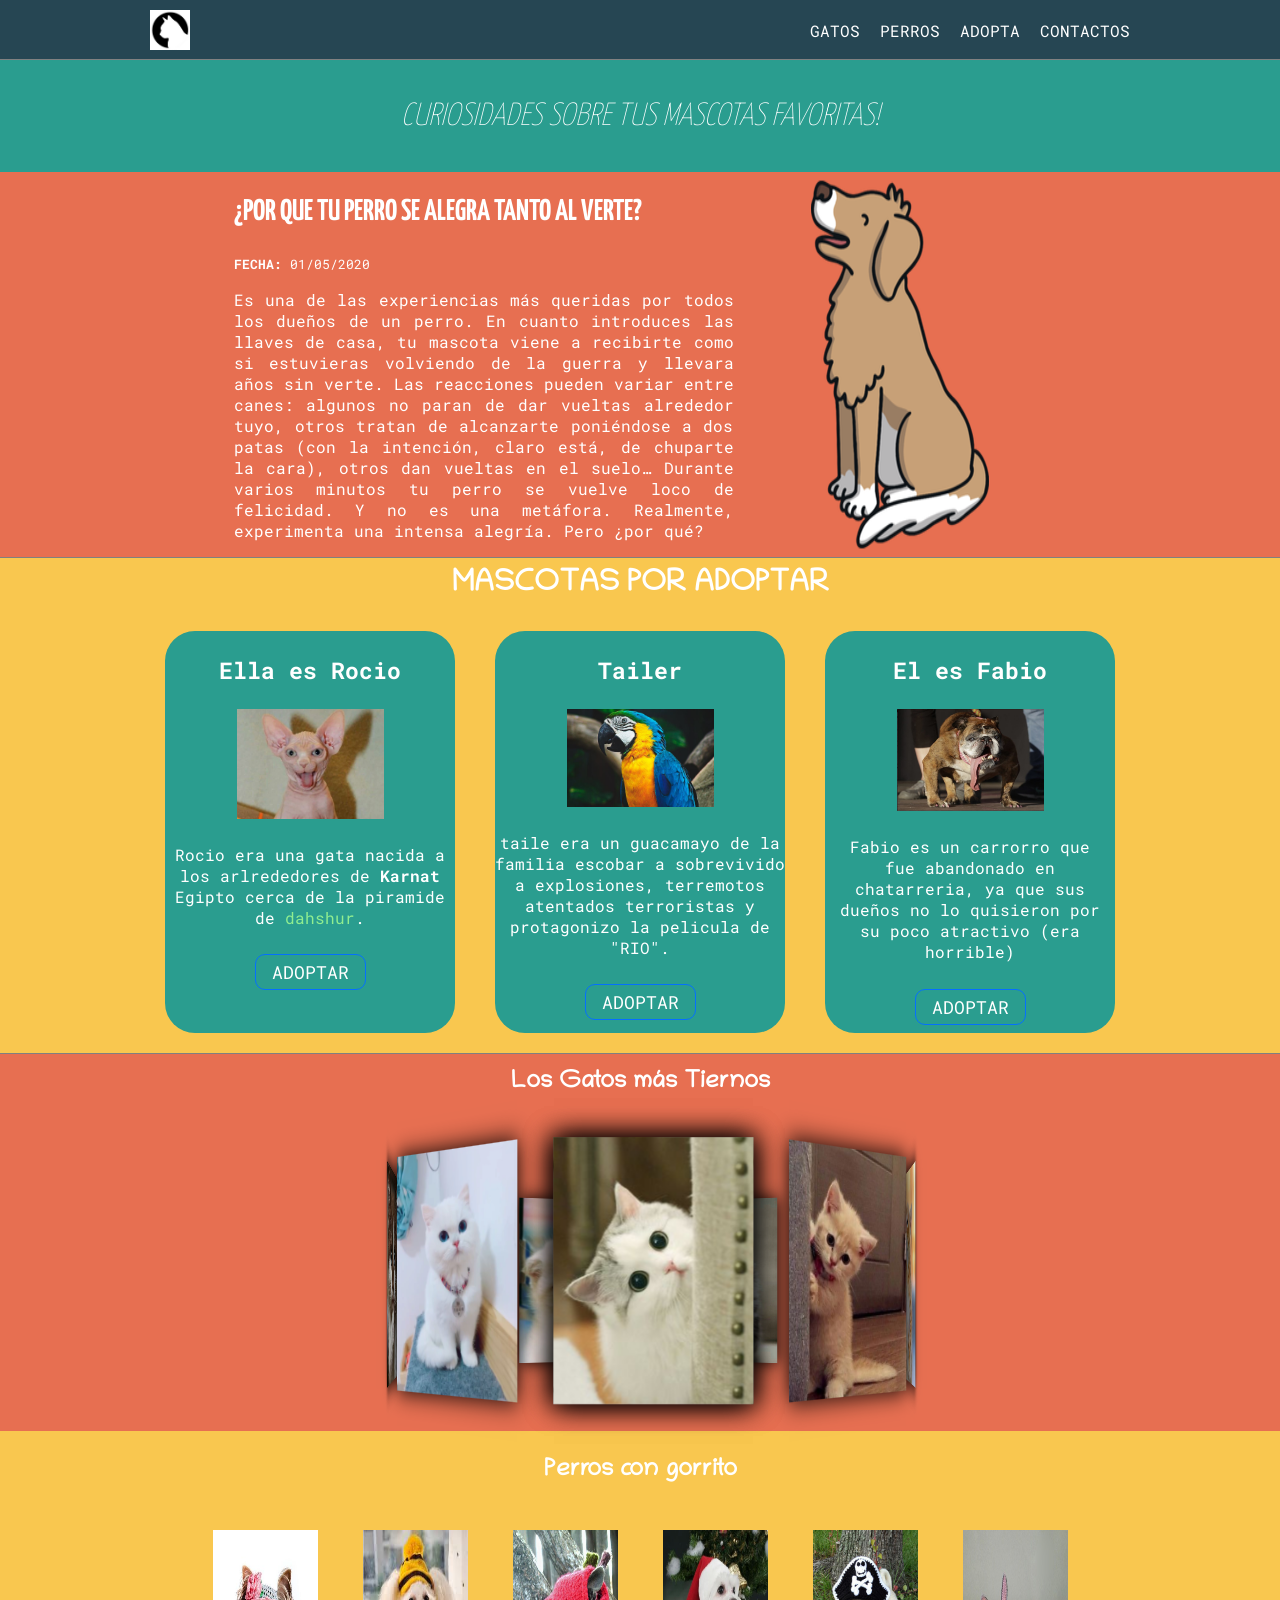
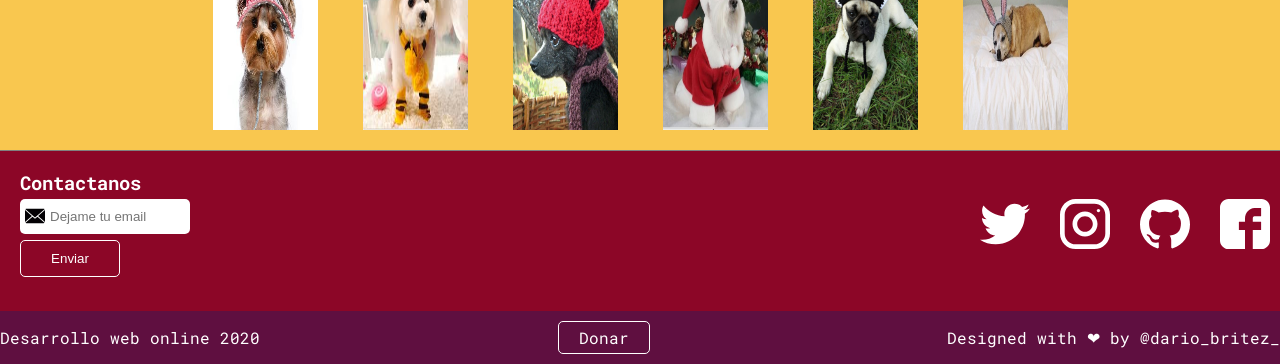
<file: index.html>
<!DOCTYPE html>
<html lang="es">
  <head>
  <meta charset="UTF-8">
  <meta name="viewport" content="width=device-width, initial-scale=1">
  <link href="https://fonts.googleapis.com/css2?family=Fjalla+One&family=Source+Sans+Pro&display=swap" rel="stylesheet">
  <link href="https://fonts.googleapis.com/css2?family=Chilanka&family=Noto+Sans+KR&display=swap" rel="stylesheet">
  <link href="https://fonts.googleapis.com/css2?family=Roboto+Mono&family=Yanone+Kaffeesatz:wght@700&display=swap" rel="stylesheet"> 
  <link rel="stylesheet" href="estilos.css">
  <!-- <link rel="stylesheet" href="media.css" media="screen and (max-width:768px)"> -->
  <link rel="icon" type="image/svg" "stylesheet" href="imagenes\gatoPortada.svg">
  <title>Mascotas</title>
  </head>
  <body>
    <i class="icon-menus burger" onclick="desplegar()"></i>
    <header class="header" id="index.html">
        <div class="container">
          <figure class="logo-imageContainer">
            <a href="">
              <img class="logo" src="imagenes\logoCat.jpg" href= "index.html" alt="aqui va el logo pero tu internet no sirve v:" >
            </a>
           </figure>
             <nav class="menu">
               <ol>
                 <li>
                   <a class="link" href="#gatos">Gatos</a>
                 </li>
                 <li>
                   <a class="link" href="#perros">Perros</a>
                   <li>
                     <a class="link" href="#adoptar">Adopta</a>
                   </li>
                  </li>
                  <li>
                    <a class="link" href="#contacto">Contactos</a>
                  </li>
                </ol>
             </nav>
        </div>
      </header>

        <section class="hero">
        <div class="container-1">
          <h1>
             Curiosidades sobre tus Mascotas Favoritas!
            </h1>
          </section>
        </div>

       <section id="dog-fine" class="dog-fine">
         <div class="container">
           <article class="contenedorDeHero">
             <div class="text-dogFine">
               <div class="subdate">
                 <h2 class="dog-title">
               ¿Por que tu perro se alegra tanto al verte?
                 </h2>
                 <p class="dog-date">
                 <small><strong>FECHA:</strong> 01/05/2020</small>
               </div>
                </p>
                 <p class="dog-text">
                   Es una de las experiencias más queridas por todos los dueños de un perro.
                    En cuanto introduces las llaves de casa, tu mascota viene a recibirte 
                    como si estuvieras volviendo de la guerra y llevara años sin verte. 
                    Las reacciones pueden variar entre canes: algunos no paran de dar 
                    vueltas alrededor tuyo, otros tratan de alcanzarte poniéndose a dos
                     patas (con la intención, claro está, de chuparte la cara), otros dan 
                     vueltas en el suelo… Durante varios minutos tu perro se vuelve loco 
                     de felicidad. Y no es una metáfora. Realmente, experimenta una intensa 
                     alegría. Pero ¿por qué?
                </p>
               </div>
             <figure class="fine-imageContainer">
                 <img class="fine-image" src="imagenes/perro.png" alt="perro">
             </figure>
       </article>
         </div>
  </section> 

       <section id="adoptar" class="adoptar">
        <div class="container">
          <h2 class="adoptar-title">
            Mascotas por adoptar
          </h2>
          <div class="container">
          </div>
        <div class="flexbox">
          
          <div class="box">
            <article class="rocio">
              <h3 class="subtitulo-rocio">
                <center>Ella es Rocio</center> 
              </h3>
              <figure class="rocio-imageConteiner">
                <img class="rocio-image" src="imagenes/gato.jpg" alt="gato feo">
              </figure>
              <p class="description-rocio">
                  Rocio era una gata nacida a los arlrededores de <strong>Karnat</strong> Egipto cerca de la piramide de <a class="wiki" href="https://es.wikipedia.org/wiki/Dahshur" target="_blank">dahshur</a>.
                </p>
              <div class="boton">
                  <a class="url" href="C:\Users\dario\Desktop\pagina web\te-la-creiste-we.html">ADOPTAR</a>
                  </div>
            </article>
          </div>
          <div class="box">
            <article class="tailer">
              <h3 class="tailer-title">
                <center>Tailer</center>
              </h3>
              <figure class="tailer-imageConteiner">
               <img class="tailer-image" src="imagenes/guacamayo.jpg" alt="guacamayo">
              </figure>
              <p class="description-tailer">
                taile era un guacamayo de la familia escobar a sobrevivido  a explosiones, terremotos atentados terroristas y protagonizo la pelicula de "RIO". 
              </p>
              <div class="boton">
                <a class="url" href="C:\Users\dario\Desktop\pagina web\te-la-creiste-we.html">ADOPTAR</a>
              </article>
              </div>
              <div class="box">
                <article class="fabio">
                  <h3 class="subtitulo-fabio">
                    <center>El es Fabio</center>
                  </h3>
                  <figure class="fabio-imageConteiner">
                    <img class="fabio-image" src="imagenes/fabio.jpg" alt="imagen de un perro feo">
                  </figure>
                  <p class="description-fabio">Fabio es un carrorro que fue abandonado en chatarreria, ya que sus dueños no lo quisieron por su poco atractivo (era horrible)</p>
                  <div class="boton">
                    <a class="url" href="C:\Users\dario\Desktop\pagina web\te-la-creiste-we.html">ADOPTAR</a>
                  </div>
                </article>
              </div>
          </div>
      </section >

        <h2 class="gato-title" id="gatos">Los Gatos más Tiernos </h2>
        <section class="gatos" >
          <div class="container">
            <div class="contenedorDeTodo">
              <div class="contenedorDeCarrusel">
              <figure class="gato-imageConteiner">
                <img class="gato-image" src="imagenes/gatos/1-1.png">
              </figure>
            
              <figure class="gato-imageConteiner">
                <img class="gato-image" src="imagenes/gatos/2-2.jpg" >
              </figure>
            
              <figure class="gato-imageConteiner">
                <img class="gato-image" src="imagenes/gatos/3-3.jpg">
              </figure>
            
              <figure class="gato-imageConteiner">
                <img class="gato-image" src="imagenes/gatos/4-4.jpg">
              </figure>
  
              <figure class="gato-imageConteiner">
                <img class="gato-image" src="imagenes/gatos/5-5.jpg">
              </figure>

              <figure class="gato-imageConteiner">
                <img class="gato-image" src="imagenes/gatos/6-6.jpg">
              </figure>

              <figure class="gato-imageConteiner">
                <img class="gato-image" src="imagenes/gatos/7-7.jpg" >
              </figure>

              <figure class="gato-imageConteiner">
                <img class="gato-image" src="imagenes/gatos/8-8.jpg">
              </figure>

              <figure class="gato-imageConteiner">
                <img class="gato-image" src="imagenes/gatos/9-9.jpg">
              </figure>

              <figure class="gato-imageConteiner">
                <img class="gato-image" src="imagenes/gatos/10-10.jpg" >
              </figure>
            </div>
            </div>
          </div>
        </section>

        <h2 class="perro-title" id="perros">Perros con gorrito </h2>
        <section  class="perros">
          <div class="container">
              <figure class="perro-imageConteiner">
                <img class="perro-image" src="imagenes/perros/1.jpg" >
              </figure>
  
              <figure class="perro-imageConteiner">
                <img class="perro-image" src="imagenes/perros/2.jpg" >
              </figure>

              <figure class="perro-imageConteiner">
                <img class="perro-image" src="imagenes/perros/3.jpg" >
              </figure>
  
              <figure class="perro-imageConteiner">
                <img class="perro-image" src="imagenes/perros/4.jpg" >
              </figure>
  
              <figure class="perro-imageConteiner">
                <img class="perro-image" src="imagenes/perros/5.jpg" >
              </figure>
  
              <figure class="perro-imageConteiner">
                <img class="perro-image" src="imagenes/perros/6.jpg" >
              </figure>
          </div>

        </section>

        <section id="contacto" class="contact">
            <form action="/suscripcion" class="form-email">
              <h3 class="contact-title">Contactanos</h3>
            <input type="text" placeholder="Dejame tu email" id="email">
            <div class="botonContainer">
              <button>Enviar</button>
            </div>
            </form>
            <div class="social">
              <a class="social-link twitter" href="https://twitter.com/dariobritez_"></a>
              <a class="social-link instagram" href="https://instagram.com/dario_britez_"></a>
              <a class="social-link github" href="https://github.com/zaiffer"></a>
              <a class="social-link facebook" href="https://www.facebook.com/profile.php?id=100013651728128"></a>
            </div>
          </div>
        </section>
        <footer class="footer">
            <div>
              <p>Desarrollo web online 2020</p>
            </div>
            <div>
              <a class="donar" href="https://www.paypal.me/dario">Donar</a>
            </div>
            <div>
              <p>Designed with ❤ by <a href="https://twitter.com/dariobritez_">@dario_britez_</a> </p>
            </div>
          </div>
        </footer>
        <script src="animales.js"></script>
    </body>



</html>
</file>
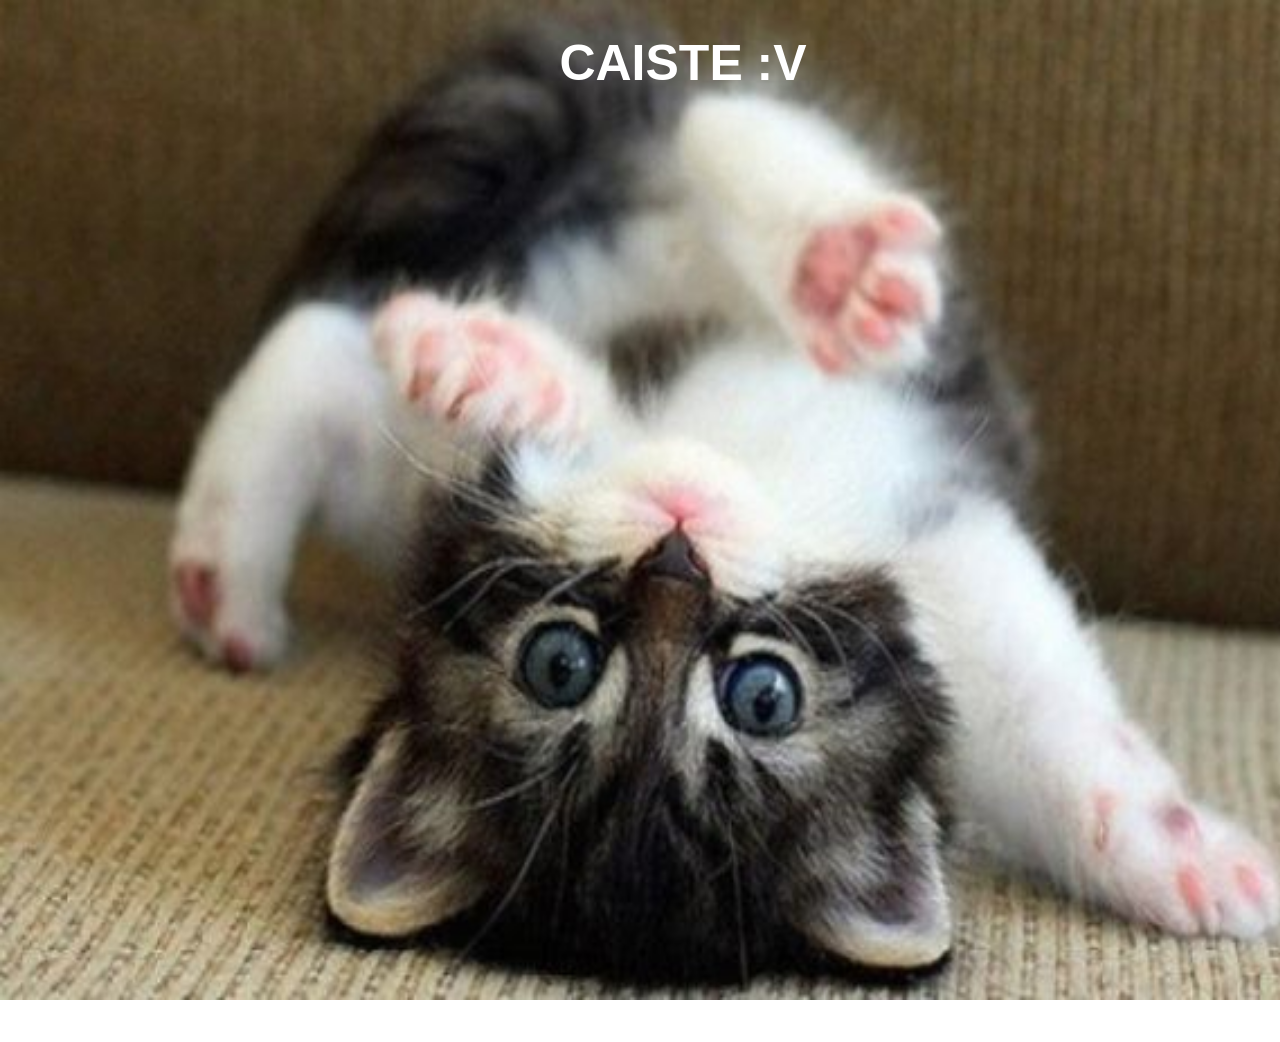
<file: te-la-creiste-we.html>
<!DOCTYPE html>
<html lang="es">
<head>
  <meta charset="UTF-8">
  <title>caiste</title>
  <link rel="stylesheet" href="te-la-creiste-we.css">
</head>
<body>
  <h1>CAISTE :v </h1 >
</body>
</html>
</file>
<file: estilos.css>
/*reglas
selectores
declaraciones
propopiedades
valores*/
@font-face {
  font-family: 'icomoon';
  src:  url('fonts/icomoon.eot?1wru8z');
  src:  url('fonts/icomoon.eot?1wru8z#iefix') format('embedded-opentype'),
    url('fonts/icomoon.ttf?1wru8z') format('truetype'),
    url('fonts/icomoon.woff?1wru8z') format('woff'),
    url('fonts/icomoon.svg?1wru8z#icomoon') format('svg');
  font-weight: normal;
  font-style: normal;
  font-display: block;
}

[class^="icon-"], [class*=" icon-"] {
  /* use !important to prevent issues with browser extensions that change fonts */
  font-family: 'icomoon' !important;
  font-style: normal;
  font-weight: normal;
  font-variant: normal;
  text-transform: none;
  line-height: 1;

  /* Better Font Rendering =========== */
  -webkit-font-smoothing: antialiased;
  -moz-osx-font-smoothing: grayscale;
}

.icon-menus:before {
  content: "\e900";
}
.burger{
  width: 40px;
  height: 40px;
  background: #1D3557;
  display: none;
  border-radius: 50%;
  line-height: 40px;
  text-align: center;
  position: fixed;
  left: 5px;
  top: 5px;
  z-index: 5;

}


.header{
  margin: 0px;
  background-color: #264653;
  color: white;
  display: flex;
  justify-content: space-between;
  align-items: center;
  height: 60px;
  flex-wrap: wrap;
  border-bottom: 0.5px solid gray;
  text-transform: uppercase;
  box-sizing: border-box;
  position: sticky;
  top: 0;
  z-index: 2;
}

.menu{
  height: inherit;
}
.header ol{
  display: flex;
}



.header a{
  display: flex;
  height: 60px;
  align-items: center;
  padding: 0 10px;
  width: auto;
  transition: .3s;
}

.link:hover{
  background: #2A9D8F;
}

.header ol{
  height: inherit;
}

body{
  font-family: 'Roboto Mono', monospace;
  color:white;
  margin: 0px;
}
.link{
  color:white;
  text-decoration: none;
}
h1,
h2,
h3,
h4,
h5,
h6{
  font-family:'Source Sans Pro' sans-serif;
}

h1{
  font-style: italic;
  font-weight: 100;
  line-height: 1.5;
  letter-spacing: -.2;
  text-transform: uppercase;
  margin: 0px; 
  z-index: 1;
  font-size: 2em;
}


h1 strong{
  color: #33B1FF;
}
ol{
  margin: 0px;
  padding:0;
  list-style: none;
  display: flex; 
}

ul{
  margin: 0px;
  padding:0;
  list-style: none;
}

.dog-fine{
  margin: 0px;
  background: #E76F51;
  align-items: center;
  justify-content: space-evenly;
  display: flex;
  border-bottom: 0.5px solid gray;
}
.contenedorDeHero{
  display: flex;
  max-height: 450px;
  height: 100%;
}
.fine-image{
  /* border-radius: 10px ; */
  width: 50%;
  display: inline-block;
}

.dog-title{
  text-transform: uppercase;
  font-family: 'Yanone Kaffeesatz', sans-serif;
  font-weight: bolder;
  font-size: 30px;
  color: white;
  font-style: BOLD;
}


.fine-imageContainer{
  display: contents;
}
.text-dogFine{
   margin-top: 0px;
   max-width: 500px;
   width: 100%;
   display: inline-block;
   text-align: justify;
   padding: 0 10px;
}

.hero{
  /* background-image: url("imagenes/portada2.jpg"); */
  /* background-size: 500px 300px; */
  /* background-repeat: no-repeat; */
  /* background-position-x:right ; */
  font-family: 'Yanone Kaffeesatz', sans-serif; 
  font-weight: bold;
  color: white;
  display: flex;
  margin: 0;
  align-items: center;
  justify-content: space-between;
  flex-wrap: wrap;
  /* width: 1000px; */
  position: relative;
  overflow: hidden;
  padding: 2em 0;
  margin: 0 auto;
  background: #2A9D8F;
  z-index: 0;
}

.hero-image{
  position: absolute;
  top: 0;
  left: 0;
  right:0;
  bottom: 0;
  width: 100%;
  margin: 0 auto;
  max-width: 1000px;

}
 
.logo{
  height: 40px;
}

.adoptar{
background-color: #F9C74F;
}

.adoptar-title{
  font-family: 'Chilanka', cursive;
  text-align: center;
  text-transform: uppercase;
  font-size: 30px;
  color: #1D252C;
  margin: 0;
  padding: 10px 0;
}

 .fabio{
  max-width: 290px;
  width: 100%;
  height: 473px;
  margin: 20px;
  border: gray 1px solid;
  border-radius: 30px;
  box-sizing: border-box;
}
.description-fabio{
  padding: 0 5%;
  box-sizing: border-box;
  text-align: center;
}



.boton{
  text-align: center;
  padding: 5%;
}

.rocio{
  max-width: 290px;
  width: 100%;
  box-sizing: border-box;
  height: 440px;
  margin: 20px;
  border: gray 1px solid;
  border-radius: 30px;
}



.tailer{
  max-width: 290px;
  width: 100%;
  box-sizing: border-box;
  height: 440px;
  margin: 20px;
  border: gray 1px solid;
  border-radius: 30px;
} 
.tailer-image{
  width: 250px;
  height: 200px;
}


.logo-imageContainer{
  margin: 0px;
}

 
.url{
  text-decoration: none;
  border: 1px solid #056fff;
  color: white;
  padding: 5px 16px;
  border-radius: 10px;
  font-size: 0.9em;
  transition: 0.4s;
}

.url:hover{
  background: #0077B6;
  color: white;
  border: none;
  
}
.wiki{
  text-decoration: none;
  color: lightgreen;
}
.flexbox{
  justify-content: center;
  display: flex;
  flex-wrap: wrap;
}
.box{
  flex-wrap: inherit;
}

.fabio, .rocio, .tailer{
  background-color: white;
  text-align: center;
  box-sizing: border-box;
}
.gatos{
  justify-content: center;
  background-color: #E76F51;
  height: 320px;
  /* height: 100%; */
  display: flex;
  margin: 0 auto;
}




.gato-title{
  font-family: 'Chilanka', cursive;
  text-align: center;
  background: #E76F51;
  margin: 0;
  padding: 15px 0;
  color: white;
  border-top: 0.5px solid gray;
}


.contenedorDeTodo{
  width: 210px;
  margin: 0 auto;
  perspective: 1000px;
  position: relative;
  margin-top: 50px;
  }
  
  .contenedorDeCarrusel{
    width: 100%;
    position: absolute;
    animation: rotar 17s infinite linear;
    transform-style: preserve-3d;
  }
  
  .contenedorDeCarrusel:hover{
    animation-play-state: paused;
    cursor: pointer;
  }
  
  .gato-imageConteiner{
    max-width: 150px;
    width: 100%;
    height: 200px;
    position: absolute;
    overflow: hidden;
    box-shadow: 0px 0px 20px 0px black ;
    transition: .3s;
  }
  
  .gato-imageConteiner:hover{
    box-shadow: none;
    transition: .3s;
  }
  
  
  .gato-imageConteiner:nth-child(1){transform: rotateY(0deg) translateZ( 250px);}
  .gato-imageConteiner:nth-child(2){transform: rotateY(40deg) translateZ(250px);}
  .gato-imageConteiner:nth-child(3){transform: rotateY(80deg) translateZ(250px);}
  .gato-imageConteiner:nth-child(4){transform: rotateY(120deg) translateZ(250px);}
  .gato-imageConteiner:nth-child(5){transform: rotateY(160deg) translateZ(250px);}
  .gato-imageConteiner:nth-child(6){transform: rotateY(200deg) translateZ(250px);}
  .gato-imageConteiner:nth-child(7){transform: rotateY(240deg) translateZ(250px);}
  .gato-imageConteiner:nth-child(8){transform: rotateY(280deg) translateZ(250px);}
  .gato-imageConteiner:nth-child(9){transform: rotateY(320deg) translateZ(250px);}
  .gato-imageConteiner:nth-child(10){transform: rotateY(360deg) translateZ(250px);}
  
  .gato-image{
    width: 100%;
    transition: .8s;
    }
  .gato-image:hover{
    transform: scale(1.3);
  }
    @keyframes rotar{
      from{
        transform: rotateY(0deg);
      }
      to{
        transform: rotateY(360deg);
      }
    }


.perros{
  display: flex;
  flex-wrap: wrap;
  justify-content: center;
  align-items: center;
  background-color: #F9C74F;
}
.perro-title{
  text-align: center;
  margin-top: 0;
  background-color: #F9C74F;
  margin: 0;
  font-family: 'Chilanka', cursive;
  color: white;
  padding: 2% 0;
}


.perro-image{
  max-width: 250px;
  width: 70%;
  max-height: 250px;
  height: 100%;
}

.perro-imageConteiner{
  margin: 0;
  width: 150px;
  height: 200px;
  overflow: hidden;
  text-align: center;
  padding: 20px 0;
}
.footer{
  background-color: #5F0F40;
 display: flex;
 color:white;
 align-items: center;
 justify-content: space-between;
 flex-wrap: wrap;
}
.footer img{
  vertical-align: middle;
}
.footer a{
  color:white;
  text-decoration: none;
}

.contact{
  background-color: #8C0627;
  color: white;
  height: 150px;
  display: flex;
  align-items: center;
  justify-content: space-between;
  padding-bottom: 10px;
  border-top: 0.5px gray solid ;
}

.contact-title{
  margin: 0;
  padding: 2% 0;
}


.social-link{
  display: inline-block;
  width: 50px;
  height: 50px;
  background-size: 50px 50px;
  margin: 0 10px;
}

.social-link.facebook{
  background-image: url(imagenes/facebook.svg);
}

.social-link.github{
  background-image: url(imagenes/github.svg);
}

.social-link.instagram{
  background-image: url(imagenes/instagram.svg);
}

.social-link.twitter{
  background-image: url(imagenes/twitter.svg);
}

.form-email{
  margin: 20px;
}

.form-email input{
  padding:10px 20px 10px 30px;
  border-radius: 5px;
  border-style: solid;
  border:none;
  background-image: url(imagenes/envelope.svg);
  background-repeat: no-repeat;
  background-size: 20px 20px;
  background-position-y: center;
  background-position-x: 5px;
  outline: none;
  max-width: 170px;
  width: 100%;
  box-sizing: border-box;
}

.form-email button{
  display: block;
  padding: 10px 30px;
  background: transparent;
  color: white;
  width: 100px;
  border: white 1px solid;
  border-radius: 5px;
  margin: 4% 0;
}

.container-1{
  align-items: inherit;
  justify-content: center;
  display: inherit;
  margin: 0 auto;
  width: 1000px;
  flex-wrap: wrap;
}

.container{
  /* border: solid 1px red; */
  align-items: inherit;
  justify-content: inherit;
  display: inherit;
  margin: 0 auto;
  max-width: 1000px;
  width: 100%;
  flex: 1;
  flex-wrap: wrap;
}
.donar{
  border: 1px white solid;
  border-radius: 5px;
  padding: 5px 20px;
}

.adoptar h2{
  color: white;
  font-family: 'Chilanka', cursive;
}

.fabio, .rocio, .tailer{
  background: #2A9D8F;
  color: white;
  height: auto;
  font-size: 20px;
  border: none;
}
.tailer-image, .rocio-image, .fabio-image{
  max-width: 200px;
  width: 70%;
  height: 100%;
}

.description-fabio, .description-tailer, .description-rocio{
  font-size: 0.8em;
}

.box{
  display: contents;
}







@media screen and (max-width: 1023px){
  .hero{
    width: auto;
    position: relative;
    overflow: hidden;
    /* padding: 1.5em 0; */
  }

  .hero-image{
    position: absolute;
    top: 0;
    left: 0;
    right:0;
    bottom: 0;
    width: 100%;
  }

  .hero-image{
    max-height: 300px;
    height: 100%;
  }

  .dog-fine{
    max-height: 400px;
  }
}

@media screen and (max-width:767px){


  .dog-title{
    text-align: start;
  }
  .hero h1{
    font-size: 1.5em;
  }

  .hero{
    padding: 1.3em 0;
  }
.contact{
  height: auto;
  align-items: center;
  text-align: center;
  display: block;
  padding: 1em 0;
}
.form-email{
  margin: 0;
}

label{
  display: block;
}
.botonContainer{
  display: flex;
  justify-content: center;
  padding: 2% 0;
}
.footer{
  display: block;
  margin: 0;
  text-align: center;
}

.footer p{
  padding: 10px 0;
  margin: 0;
}
.contenedorDeHero{
  display: contents;
}


.text-dogFine{
  max-width: 90%;
  text-align: justify;
  display: iniial;
  align-items: center;
  padding: 0 10px;
}

.fine-image{
  display: none;
  
}

.gatos{
  height: 220px;
}
.gato-imageConteiner{
  width:125px;
  height: 150px;
}

.gato-imageConteiner:nth-child(1){transform: rotateY(0deg) translateZ( 180px);}
.gato-imageConteiner:nth-child(2){transform: rotateY(40deg) translateZ(180px);}
.gato-imageConteiner:nth-child(3){transform: rotateY(80deg) translateZ(180px);}
.gato-imageConteiner:nth-child(4){transform: rotateY(120deg) translateZ(180px);}
.gato-imageConteiner:nth-child(5){transform: rotateY(160deg) translateZ(180px);}
.gato-imageConteiner:nth-child(6){transform: rotateY(200deg) translateZ(180px);}
.gato-imageConteiner:nth-child(7){transform: rotateY(240deg) translateZ(180px);}
.gato-imageConteiner:nth-child(8){transform: rotateY(280deg) translateZ(180px);}
.gato-imageConteiner:nth-child(9){transform: rotateY(320deg) translateZ(180px);}
.gato-imageConteiner:nth-child(10){transform: rotateY(360deg) translateZ(180px);}
.contenedorDeTodo{
  margin-top: 10px;
}
}

  @media screen and (max-width:479px){
    .burger{
      z-index: 6;
      display: block;
    }

    .menu{
      position: fixed;
      background-color: rgba(69, 123, 157, .9);
      top: 0;
      left: -30vw;
      width: 25vw;
      height: 100vh;
      transition: .4s;
      z-index: 5;
    }
    .menu.activado{
      left:0;
    }
    .header{
      height: auto;
      position: initial;
      display: flex;
      justify-content: center;
    }

    .header ol{
      display: block;
      position: absolute;
      top: 25px
    }

    .header li{
      height: auto;
    }


    .logo-imageContainer{
      text-align: center;
    }

    .fabio, .rocio, .tailer{
      color: white;
      margin: 0;
      margin: 20px 0;
      width: 70%;
      padding: 0;
      text-align: center;
      border: no;
    }


    .rocio-image,  .fabio-image, .tailer-image{
      padding: 0%;
    }
    .fabio{
      height: 100%;
      padding-bottom: 3%;
    }

    .dog-title{
      font-size: 1.4em;
    }
    .dog-text{
      font-size: .85em;
    }
    .hero h1{
      font-size: 1.3em;
    }
    .adoptar-title{
      font-size: 1.4em;
    }

  }


@media screen and (max-width:399px){
  .hero h1{
    font-size: 1.1em;
  }

  .dog-text{
    font-size: .8em;
  }

.gato-imageConteiner:nth-child(1){transform: rotateY(0deg) translateZ(130px);}
.gato-imageConteiner:nth-child(2){transform: rotateY(40deg) translateZ(130px);}
.gato-imageConteiner:nth-child(3){transform: rotateY(80deg) translateZ(130px);}
.gato-imageConteiner:nth-child(4){transform: rotateY(120deg) translateZ(130px);}
.gato-imageConteiner:nth-child(5){transform: rotateY(160deg) translateZ(130px);}
.gato-imageConteiner:nth-child(6){transform: rotateY(200deg) translateZ(130px);}
.gato-imageConteiner:nth-child(7){transform: rotateY(240deg) translateZ(130px);}
.gato-imageConteiner:nth-child(8){transform: rotateY(280deg) translateZ(130px);}
.gato-imageConteiner:nth-child(9){transform: rotateY(320deg) translateZ(130px);}
.gato-imageConteiner:nth-child(10){transform: rotateY(360deg) translateZ(130px);}


.gato-imageConteiner{
  width: 100px;
  height: 130px;
}

.gatos{
  height: 180px;
}

.gato-title{
  font-size: 1em;
}

.description-fabio, .description-tailer, .description-rocio{
  font-size: .6em;
  padding: 0 10px;
}
.fabio, .rocio, .tailer{
  width: 200px;
  height: 300px;
}

.footer{
  font-size: .6em;
}
.social-link{
 width: 30px;
 height: 30px;
  background-size: 30px;
}

h3{
  font-size: 0.8em;
}

.header{
  font-size: .7em;
}
.url{
  padding: 3px 7px;
  font-size: 12px;
}
.contact-title{
  font-size: 18px 
}
.adoptar-title{
  font-size: 1.1em;
}

}

  @media screen and (max-width:320px){

    .dog-text{
      font-size: 0.55em;
      text-align: justify;
    }
  .dog-date{
    font-size: 0.74em;
  }
  .dog-title{
    font-size: 1em;
  }
  }
</file>
<file: te-la-creiste-we.css>
h1{
  text-align: center;
  color: white;
  font-family: sans-serif;
  text-transform: uppercase;
  font-size: 50px;
  
}
body{
  background-image: url(imagenes/gatos/vuelta.jpg);
  background-repeat: no-repeat;
  background-size: 1350px 1000px;
  width: 1350px;
  height: 1000px;
}
</file>
